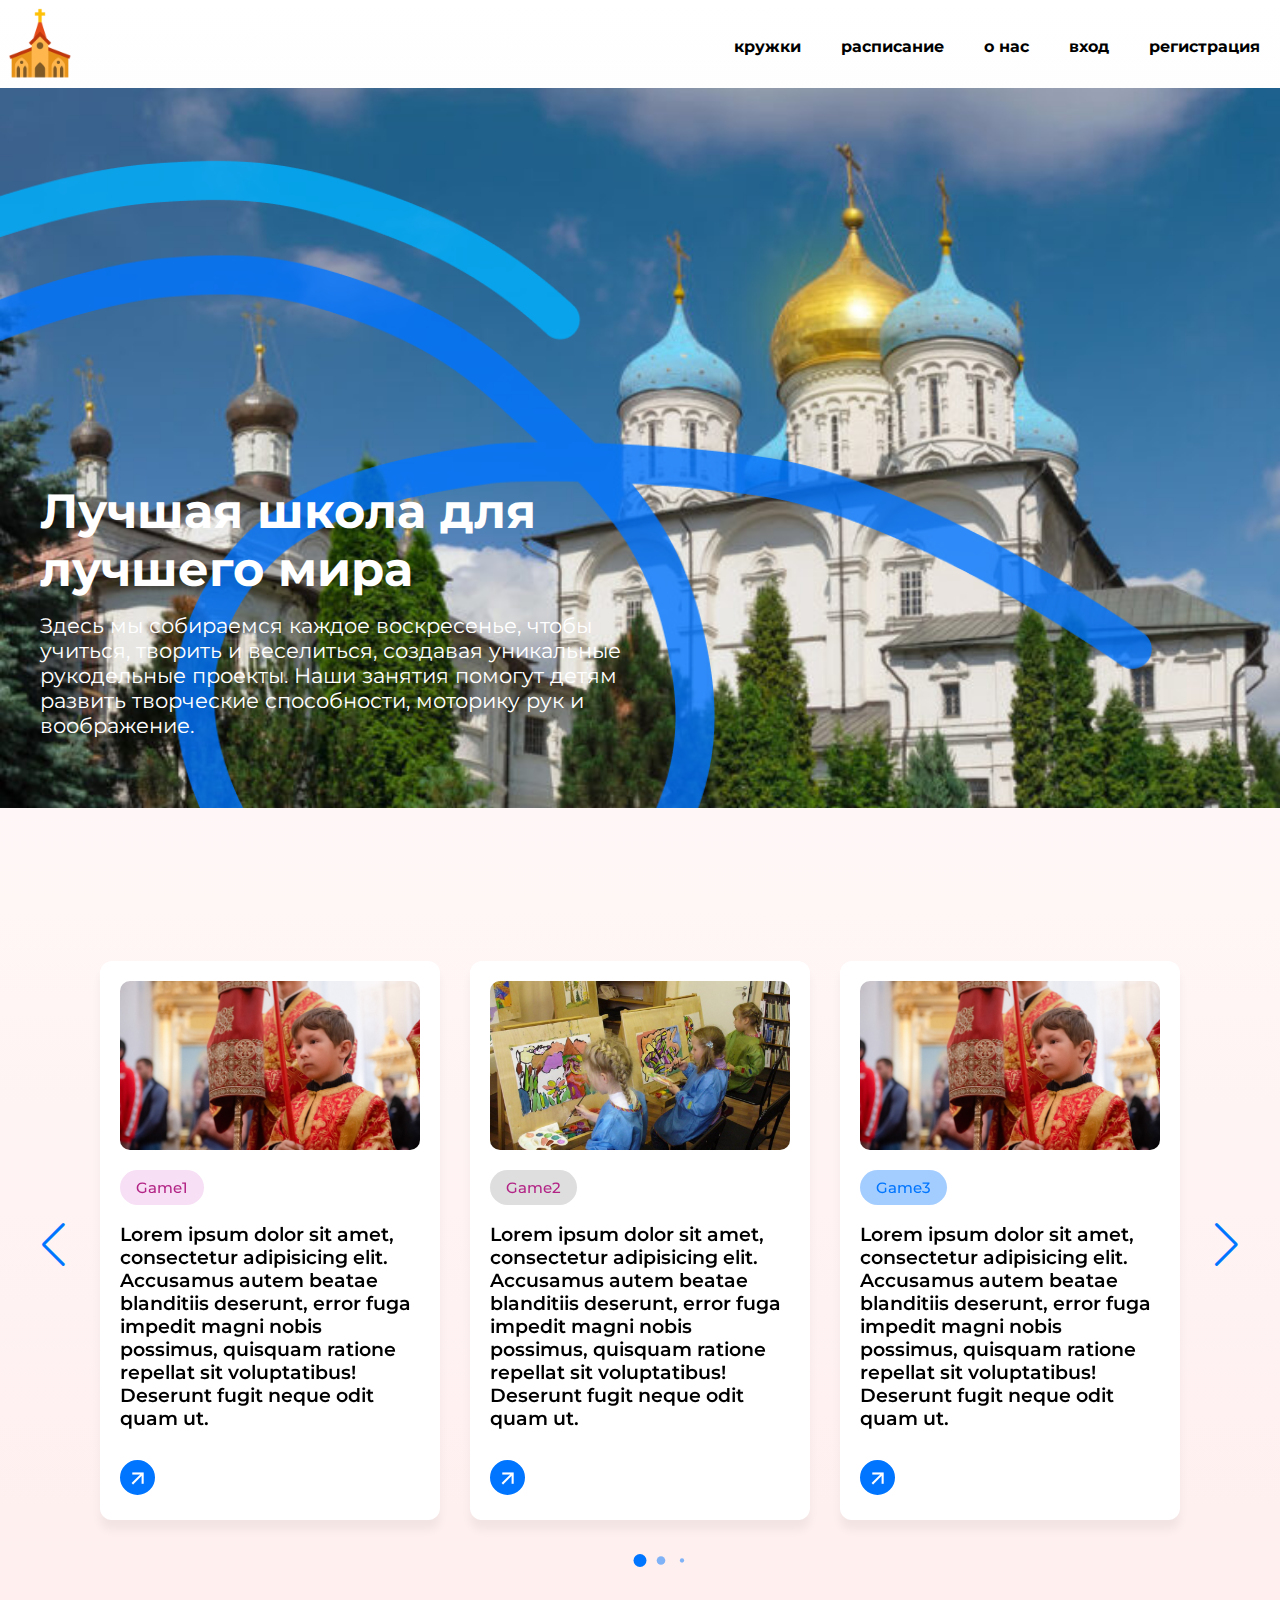
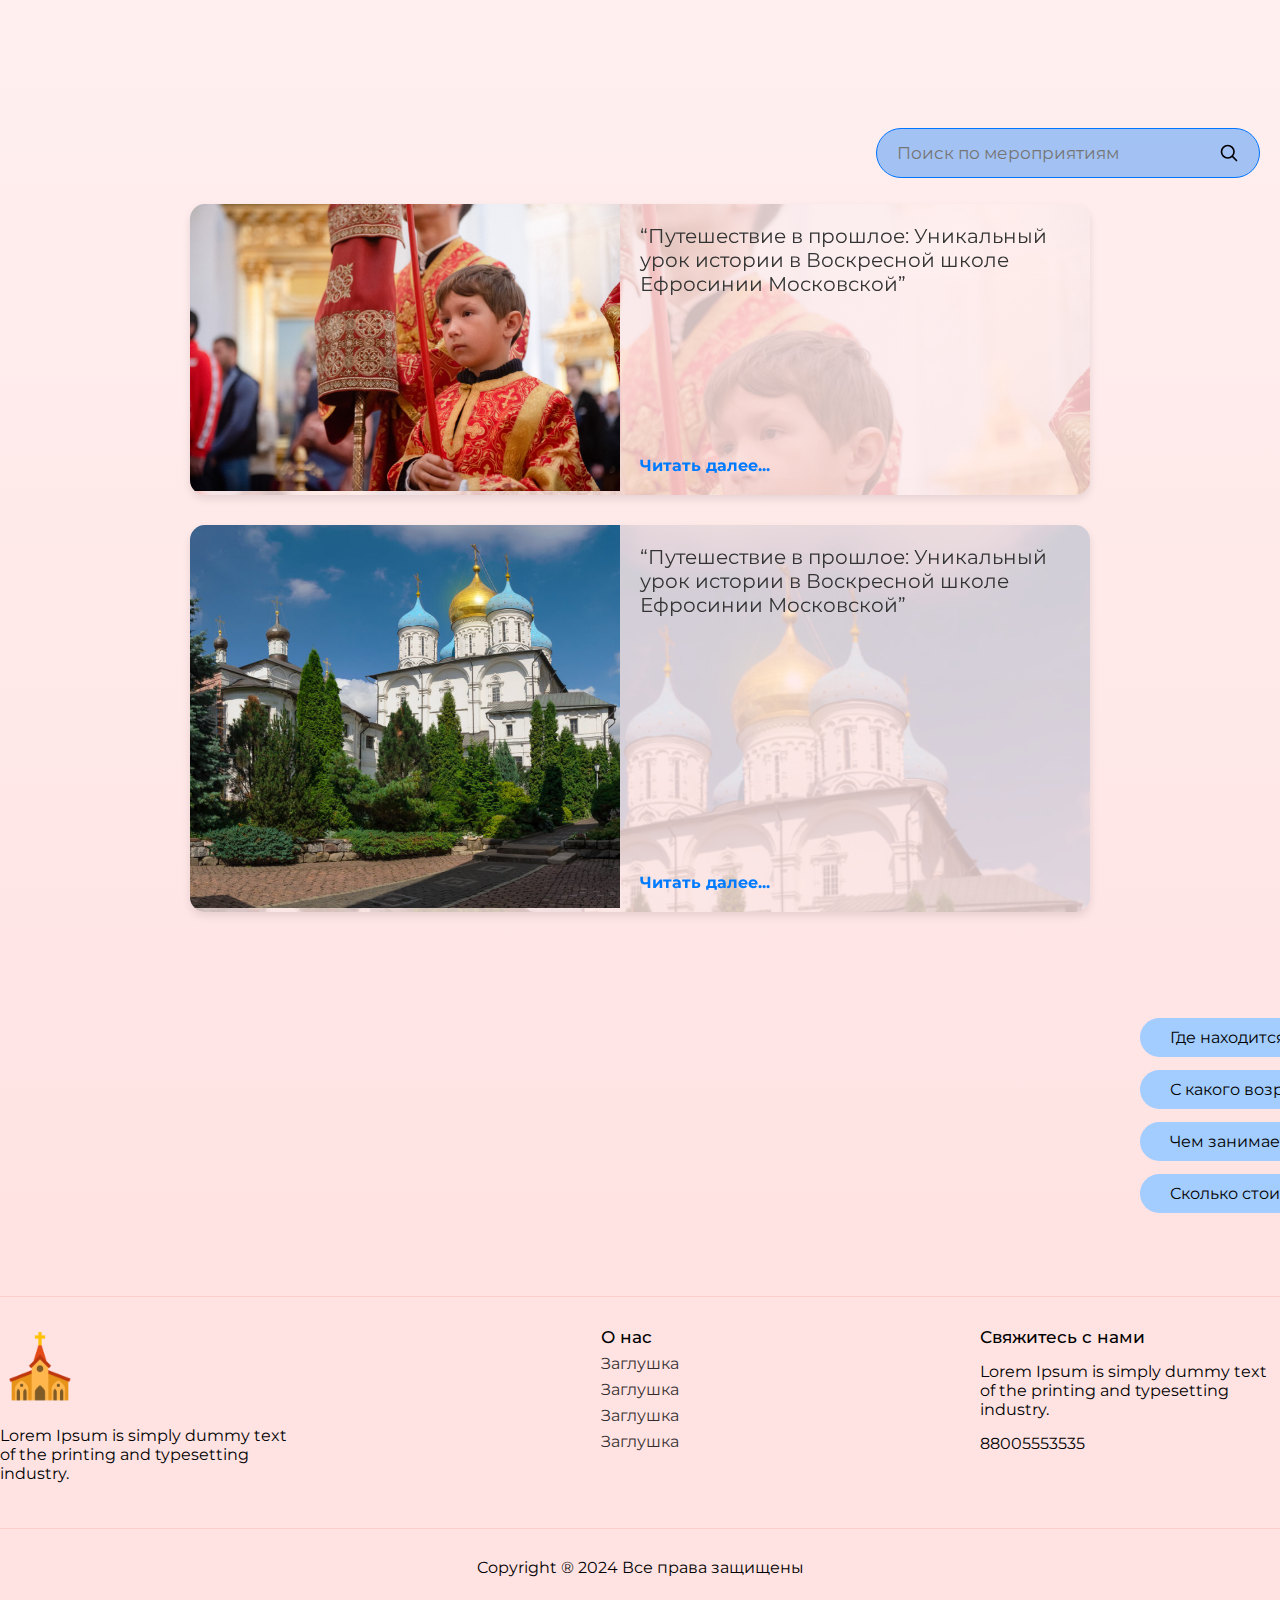
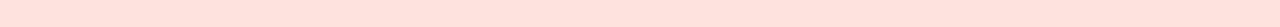
<file: index.html>
<!DOCTYPE html>
<html lang="ru">
<head>
    <meta charset="UTF-8">
    <meta name="viewport" content="width=device-width, initial-scale=1.0">
    <title>School Website</title>
    <link rel="stylesheet" href="https://fonts.googleapis.com/css2?family=Material+Symbols+Outlined:opsz,wght,FILL,GRAD@20..48,100..700,0..1,-50..200" />
    <link rel="stylesheet" href="https://cdn.jsdelivr.net/npm/swiper@11/swiper-bundle.min.css">
    <link rel="stylesheet" href="css/main.css">
</head>
<body>
    <div class="wrapper">
        <header class="container head">
            <div class = "container header_1">
                <a href="" class ="logo"><img src="images/church1.png" alt="" class="logo_img" width="80" height="80"></a>
                <nav>
                    <ul>
                        <li><a href="#">кружки</a></li>
                        <li><a href="#">расписание</a></li>
                        <li><a href="#">о нас</a></li>
                        <li><a href="#">вход</a></li>
                        <li><a href="#">регистрация</a></li>
                    </ul>
                </nav>
            </div>
        </header>

        <main>
            <div class="image-container">
                <img src="/images/church.png" alt="Церковь">
                <div class="text-overlay">
                    <h1>Лучшая школа для лучшего мира</h1>
                    <p>Здесь мы собираемся каждое воскресенье, чтобы учиться, творить и веселиться, создавая уникальные рукодельные проекты. Наши занятия помогут детям развить творческие способности, моторику рук и воображение.</p>
                </div>
                <img src="/images/decoration.png" alt="Синий декоративный элемент" class="decorative-element">
            </div>

            <div class="container swiper-body">
                <div class="container swiper">
                    <div class="card-wrapper">
                        <ul class="card-list swiper-wrapper">
                            <li class="card-item swiper-slide">
                                <a href="#" class="card-link">
                                    <img src="images/display.jpg" alt="testPic" class="card-image">
                                    <p class="badge display">Game1</p>
                                    <h2 class="card-title">
                                        Lorem ipsum dolor sit amet, consectetur adipisicing elit. Accusamus autem beatae blanditiis deserunt, error fuga impedit magni nobis possimus, quisquam ratione repellat sit voluptatibus! Deserunt fugit neque odit quam ut.
                                    </h2>
                                    <button class="card-button material-symbols-outlined">arrow_forward</button>
                                </a>
                            </li>
                            <li class="card-item swiper-slide">
                                <a href="#" class="card-link">
                                    <img src="images/drawing.jpg" alt="testPic" class="card-image">
                                    <p class="badge drawing">Game2</p>
                                    <h2 class="card-title">
                                        Lorem ipsum dolor sit amet, consectetur adipisicing elit. Accusamus autem beatae blanditiis deserunt, error fuga impedit magni nobis possimus, quisquam ratione repellat sit voluptatibus! Deserunt fugit neque odit quam ut.
                                    </h2>
                                    <button class="card-button material-symbols-outlined">arrow_forward</button>
                                </a>
                            </li>
                            <li class="card-item swiper-slide">
                                <a href="#" class="card-link">
                                    <img src="images/display.jpg" alt="testPic" class="card-image">
                                    <p class="badge">Game3</p>
                                    <h2 class="card-title">
                                        Lorem ipsum dolor sit amet, consectetur adipisicing elit. Accusamus autem beatae blanditiis deserunt, error fuga impedit magni nobis possimus, quisquam ratione repellat sit voluptatibus! Deserunt fugit neque odit quam ut.
                                    </h2>
                                    <button class="card-button material-symbols-outlined">arrow_forward</button>
                                </a>
                            </li>
                            <li class="card-item swiper-slide">
                                <a href="#" class="card-link">
                                    <img src="images/display.jpg" alt="testPic" class="card-image">
                                    <p class="badge">Game4</p>
                                    <h2 class="card-title">
                                        Lorem ipsum dolor sit amet, consectetur adipisicing elit. Accusamus autem beatae blanditiis deserunt, error fuga impedit magni nobis possimus, quisquam ratione repellat sit voluptatibus! Deserunt fugit neque odit quam ut.
                                    </h2>
                                    <button class="card-button material-symbols-outlined">arrow_forward</button>
                                </a>
                            </li>
                            <li class="card-item swiper-slide">
                                <a href="#" class="card-link">
                                    <img src="images/display.jpg" alt="testPic" class="card-image">
                                    <p class="badge">Game5</p>
                                    <h2 class="card-title">
                                        Lorem ipsum dolor sit amet, consectetur adipisicing elit. Accusamus autem beatae blanditiis deserunt, error fuga impedit magni nobis possimus, quisquam ratione repellat sit voluptatibus! Deserunt fugit neque odit quam ut.
                                    </h2>
                                    <button class="card-button material-symbols-outlined">arrow_forward</button>
                                </a>
                            </li>
                        </ul>
                        <div class="swiper-pagination"></div>
                        <div class="swiper-slide-buttons swiper-button-prev"></div>
                        <div class="swiper-slide-buttons swiper-button-next"></div>
                    </div>
                </div>
            </div>

            <div class="container">
                <div class="search-form">
                    <input class="search-form-txt" type="text" placeholder="Поиск по мероприятиям">
                    <button class="search-form-but"><img class="search-form-img" src="images/search.svg" alt="image"></button>
                </div>
            </div>

            <div class="blog">
                <div class="blog_2">
                    <!--<div class="post">
                        <div class="image-section">
                            <img src="images/display.jpg" alt="Icon" class="icon-image">
                            <img src="images/display.jpg" alt="Image" class="background">
                        </div>
                        <div class="text-section">
                            <p>“Путешествие в прошлое: Уникальный урок истории в Воскресной школе Ефросинии Московской”</p>
                            <a href="#">Читать далее...</a>
                        </div>
                        <div class="image-section">
                            <img src="images/church.png" alt="Icon" class="icon-image">
                            <img src="images/church.png" alt="Image" class="background">
                        </div>
                        <div class="text-section">
                            <p>“Путешествие в прошлое: Уникальный урок истории в Воскресной школе Ефросинии Московской”</p>
                            <a href="#">Читать далее...</a>
                        </div>
                    </div>-->
                    <div class="post">
                        <div class="image-section">
                            <img src="images/display.jpg" alt="Icon" class="icon-image">
                            <img src="images/display.jpg" alt="Image" class="background">
                        </div>
                        <div class="text-section">
                            <p>“Путешествие в прошлое: Уникальный урок истории в Воскресной школе Ефросинии Московской”</p>
                            <a href="#">Читать далее...</a>
                        </div>
                    </div>

                    <div class="post">
                        <div class="image-section">
                            <img src="images/church.png" alt="Icon" class="icon-image">
                            <img src="images/church.png" alt="Image" class="background">
                        </div>
                        <div class="text-section">
                            <p>“Путешествие в прошлое: Уникальный урок истории в Воскресной школе Ефросинии Московской”</p>
                            <a href="#">Читать далее...</a>
                        </div>
                    </div>
                </div>
            </div>

            <div class="accordion">
                <div class="contentBx">
                    <div class="question">Где находится воскресная школа?</div>
                    <div class="answer">
                        <p>Lorem ipsum dolor sit amet, consectetur adipisicing elit. Ad aliquid, atque, eius excepturi id iure magni maxime molestias nemo nesciunt nisi nostrum provident, repudiandae saepe sit tenetur unde? Labore, sint!</p>
                    </div>
                </div>
                <div class="contentBx">
                    <div class="question">С какого возраста ребёнок может...</div>
                    <div class="answer">
                        <p>Lorem ipsum dolor sit amet, consectetur adipisicing elit. Ad aliquid, atque, eius excepturi id iure magni maxime molestias nemo nesciunt nisi nostrum provident, repudiandae saepe sit tenetur unde? Labore, sint!</p>
                    </div>
                </div>
                <div class="contentBx">
                    <div class="question">Чем занимается воскресная школа?</div>
                    <div class="answer">
                        <p>Lorem ipsum dolor sit amet, consectetur adipisicing elit. Ad aliquid, atque, eius excepturi id iure magni maxime molestias nemo nesciunt nisi nostrum provident, repudiandae saepe sit tenetur unde? Labore, sint!</p>
                    </div>
                </div>
                <div class="contentBx">
                    <div class="question">Сколько стоит обучение в воскреной...</div>
                    <div class="answer">
                        <p>Lorem ipsum dolor sit amet, consectetur adipisicing elit. Ad aliquid, atque, eius excepturi id iure magni maxime molestias nemo nesciunt nisi nostrum provident, repudiandae saepe sit tenetur unde? Labore, sint!</p>
                    </div>
                </div>
            </div>
            <script src="js/app2.js"></script>
            <script src="https://cdn.jsdelivr.net/npm/swiper@11/swiper-bundle.min.js"></script>
            <script src="js/app3.js"></script>
            <script src="js/checkBrowser.js"></script>

        </main>
    </div>

    <footer>
        <hr>
        <div class="blocks container">
            <div>
                <a href="" class ="logo"><img src="images/church1.png" alt="" class="logo_img" width="80" height="80"></a>
                <p>Lorem Ipsum is simply dummy text of the printing and typesetting industry.</p>
            </div>
            <div>
                <h4>О нас</h4>
                <ul>
                    <li>Заглушка</li>
                    <li>Заглушка</li>
                    <li>Заглушка</li>
                    <li>Заглушка</li>
                </ul>
            </div>
            <div>
                <h4>Свяжитесь с нами</h4>
                <p>Lorem Ipsum is simply dummy text of the printing and typesetting industry. </p>
                <p>88005553535</p>
            </div>
        </div>
        <hr>
        <p>Copyright ® 2024 Все права защищены</p>
    </footer>

</body>
</html>
</file>
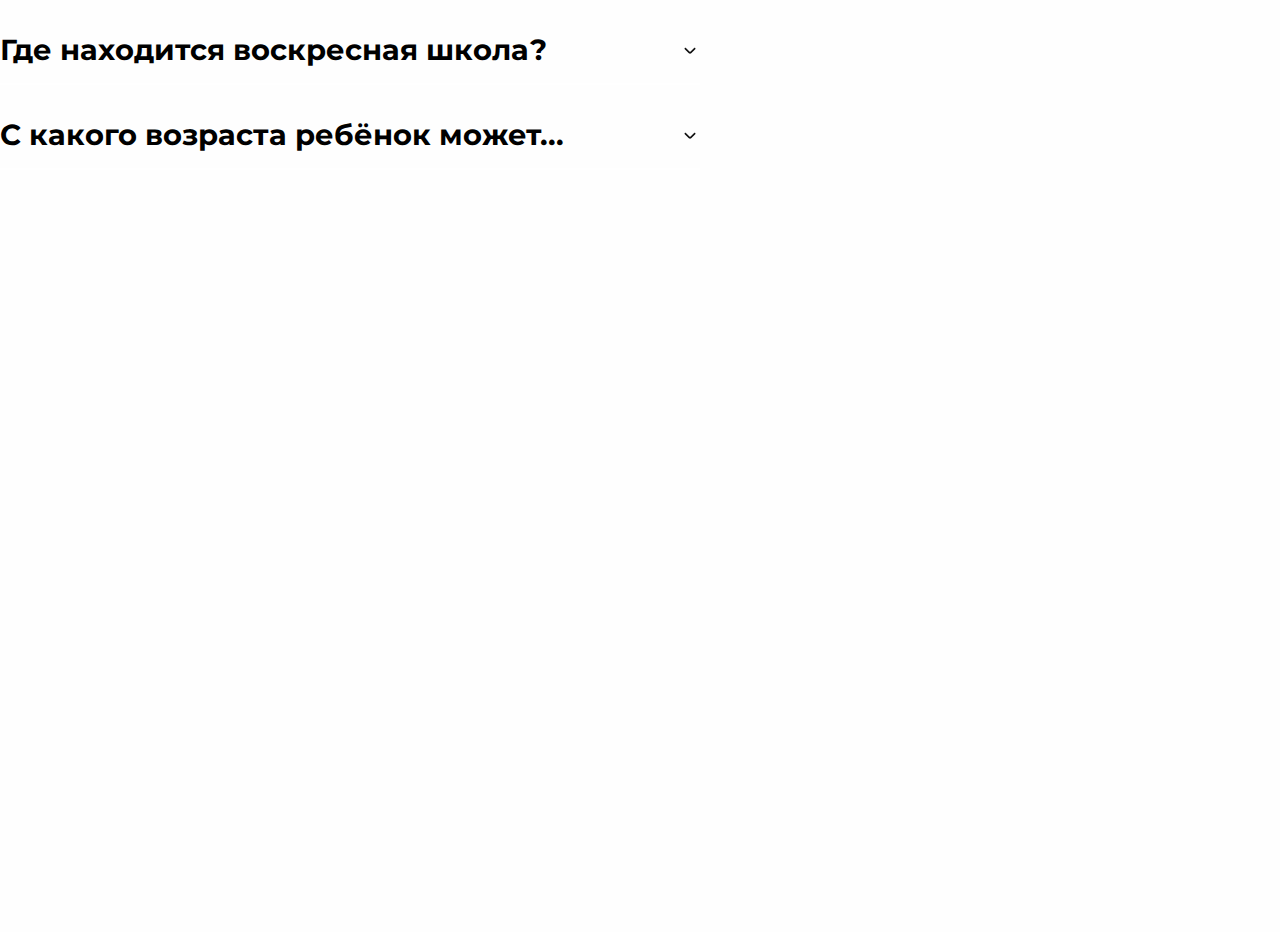
<file: testFAQ.html>
<!DOCTYPE html>
<html lang="en">
<head>
    <meta charset="UTF-8">
    <title>Test</title>
    <link rel="stylesheet" href="/css/test.css">
</head>
<body>
    <section>
        <div class="faq">
            <div class="question">
                <h3>Где находится воскресная школа?</h3>

                <svg width="20px" height="20px" viewBox="0 0 24 24" fill="none" xmlns="http://www.w3.org/2000/svg">
                    <path d="M5.70711 9.71069C5.31658 10.1012 5.31658 10.7344 5.70711 11.1249L10.5993 16.0123C11.3805 16.7927 12.6463 16.7924 13.4271 16.0117L18.3174 11.1213C18.708 10.7308 18.708 10.0976 18.3174 9.70708C17.9269 9.31655 17.2937 9.31655 16.9032 9.70708L12.7176 13.8927C12.3271 14.2833 11.6939 14.2832 11.3034 13.8927L7.12132 9.71069C6.7308 9.32016 6.09763 9.32016 5.70711 9.71069Z" fill="#0F0F0F"/>
                </svg>
            </div>
            <div class="answer">
                <p>
                  Lorem ipsum dolor sit amet, consectetur adipisicing elit. A aliquam at cum cumque, enim est, excepturi hic nulla, officia omnis quam quasi qui quis quisquam reiciendis reprehenderit repudiandae sit suscipit!
                </p>
                <hr>
            </div>
        </div>

        <div class="faq">
            <div class="question">
                <h3>С какого возраста ребёнок может...</h3>

                <svg width="20px" height="20px" viewBox="0 0 24 24" fill="none" xmlns="http://www.w3.org/2000/svg">
                    <path d="M5.70711 9.71069C5.31658 10.1012 5.31658 10.7344 5.70711 11.1249L10.5993 16.0123C11.3805 16.7927 12.6463 16.7924 13.4271 16.0117L18.3174 11.1213C18.708 10.7308 18.708 10.0976 18.3174 9.70708C17.9269 9.31655 17.2937 9.31655 16.9032 9.70708L12.7176 13.8927C12.3271 14.2833 11.6939 14.2832 11.3034 13.8927L7.12132 9.71069C6.7308 9.32016 6.09763 9.32016 5.70711 9.71069Z" fill="#0F0F0F"/>
                </svg>
            </div>
            <div class="answer">
                <p>
                    Lorem ipsum dolor sit amet, consectetur adipisicing elit. A aliquam at cum cumque, enim est, excepturi hic nulla, officia omnis quam quasi qui quis quisquam reiciendis reprehenderit repudiandae sit suscipit!
                </p>
                <hr>
            </div>
        </div>
    </section>
    <script src="js/app.js"></script>
</body>
</html>
</file>
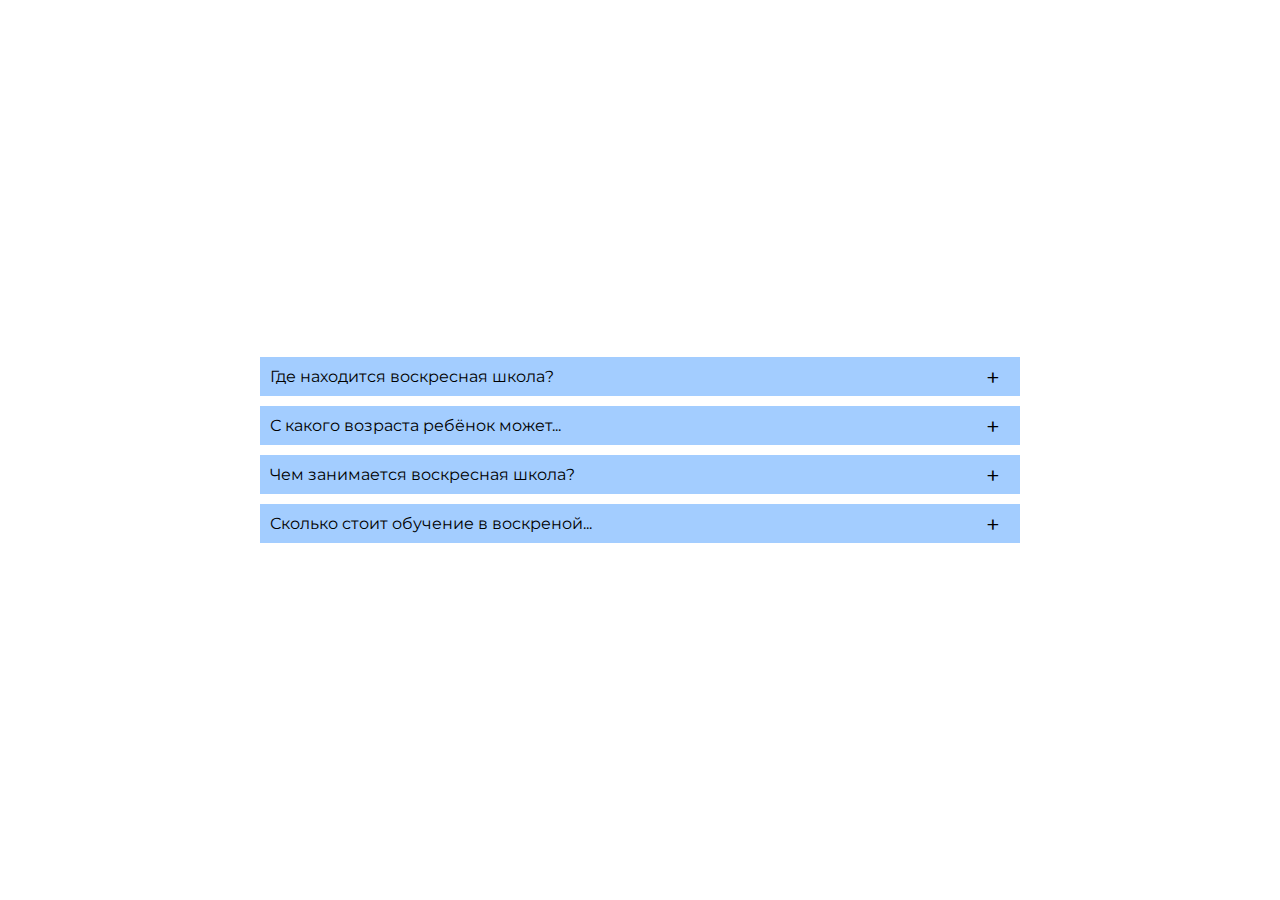
<file: testFAQ2.html>
<!DOCTYPE html>
<html lang="en">
<head>
    <meta charset="UTF-8">
    <title>FAQ</title>
  <link rel="stylesheet" href="/css/test2.css">
</head>
<body>
  <div class="accordion">
    <div class="contentBx">
      <div class="question">Где находится воскресная школа?</div>
      <div class="answer">
        <p>Lorem ipsum dolor sit amet, consectetur adipisicing elit. Ad aliquid, atque, eius excepturi id iure magni maxime molestias nemo nesciunt nisi nostrum provident, repudiandae saepe sit tenetur unde? Labore, sint!</p>
      </div>
    </div>
    <div class="contentBx">
      <div class="question">С какого возраста ребёнок может...</div>
      <div class="answer">
        <p>Lorem ipsum dolor sit amet, consectetur adipisicing elit. Ad aliquid, atque, eius excepturi id iure magni maxime molestias nemo nesciunt nisi nostrum provident, repudiandae saepe sit tenetur unde? Labore, sint!</p>
      </div>
    </div>
    <div class="contentBx">
      <div class="question">Чем занимается воскресная школа?</div>
      <div class="answer">
        <p>Lorem ipsum dolor sit amet, consectetur adipisicing elit. Ad aliquid, atque, eius excepturi id iure magni maxime molestias nemo nesciunt nisi nostrum provident, repudiandae saepe sit tenetur unde? Labore, sint!</p>
      </div>
    </div>
    <div class="contentBx">
      <div class="question">Сколько стоит обучение в воскреной...</div>
      <div class="answer">
        <p>Lorem ipsum dolor sit amet, consectetur adipisicing elit. Ad aliquid, atque, eius excepturi id iure magni maxime molestias nemo nesciunt nisi nostrum provident, repudiandae saepe sit tenetur unde? Labore, sint!</p>
      </div>
    </div>
  </div>
  <script src="js/app2.js"></script>
</body>
</html>
</file>
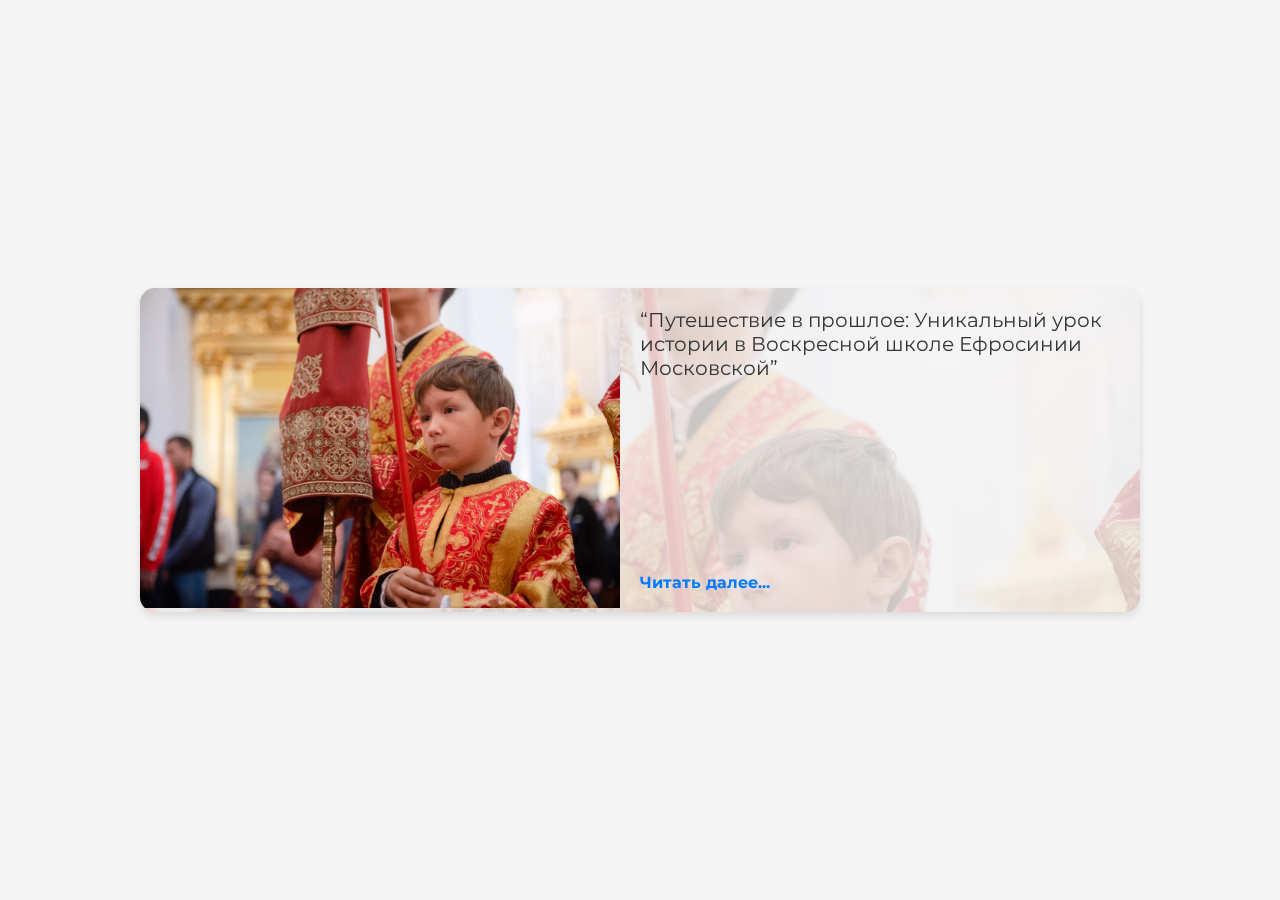
<file: testPosts.html>
<!DOCTYPE html>
<html lang="ru">
<head>
    <meta charset="UTF-8">
    <meta name="viewport">
    <title>TestPosts</title>
    <link rel="stylesheet" href="css/posts.css">
</head>
<body>
<div class="container post">
    <div class="image-section">
        <img src="images/display.jpg" alt="Icon" class="icon-image">
        <img src="images/display.jpg" alt="Image" class="background">
    </div>
    <div class="text-section">
        <p>“Путешествие в прошлое: Уникальный урок истории в Воскресной школе Ефросинии Московской”</p>
        <a href="#">Читать далее...</a>
    </div>
</div>
</body>
</html>
</file>
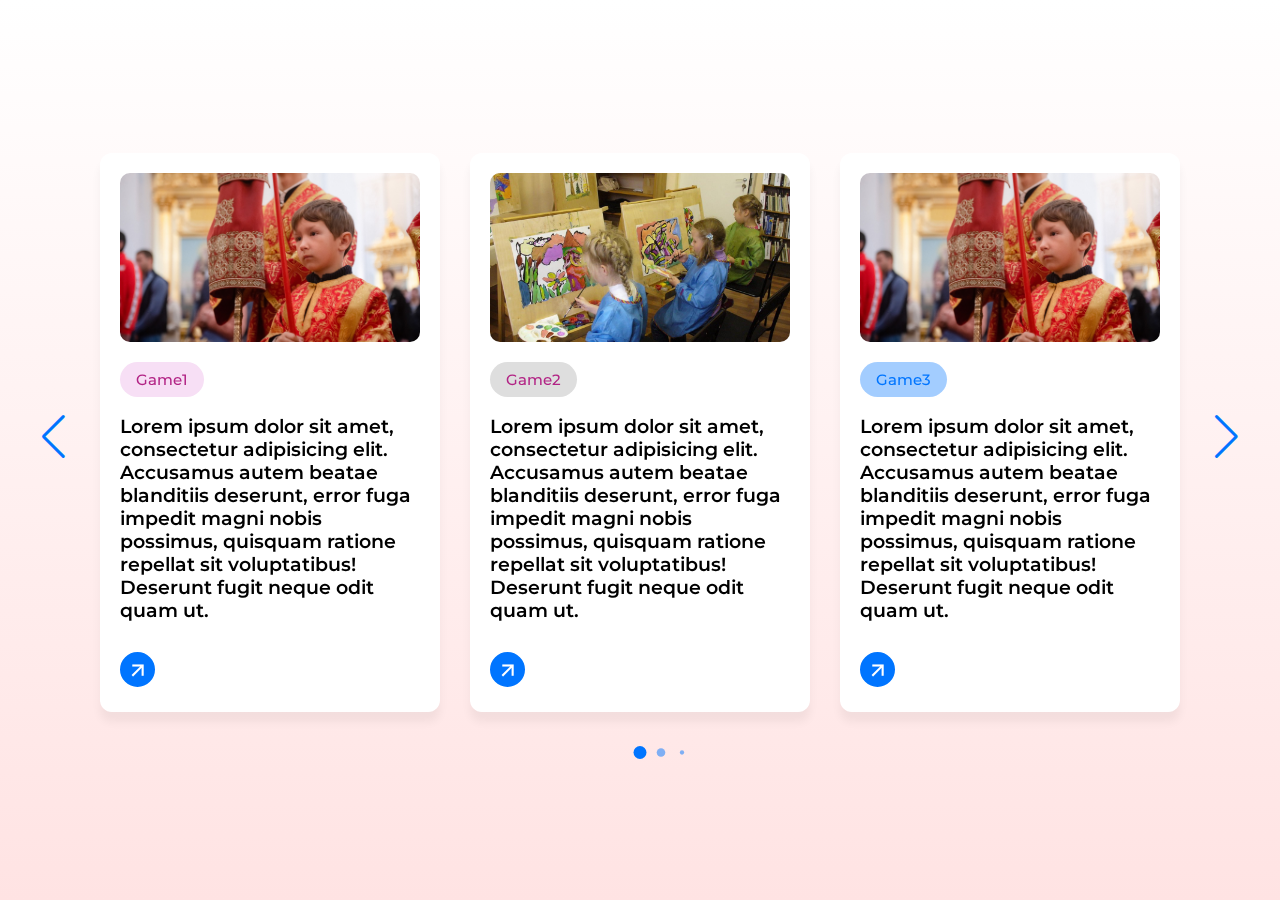
<file: testSlider.html>
<!DOCTYPE html>
<html lang="en">
<head>
    <meta charset="UTF-8">
    <title>Slider</title>
    <link rel="stylesheet" href="https://fonts.googleapis.com/css2?family=Material+Symbols+Outlined:opsz,wght,FILL,GRAD@20..48,100..700,0..1,-50..200" />
    <link rel="stylesheet" href="https://cdn.jsdelivr.net/npm/swiper@11/swiper-bundle.min.css">
    <link rel="stylesheet" href="css/slider.css">
</head>
<body>
    <div class="container swiper-body">
        <div class="container swiper">
            <div class="card-wrapper">
                <ul class="card-list swiper-wrapper">
                    <li class="card-item swiper-slide">
                        <a href="#" class="card-link">
                            <img src="images/display.jpg" alt="testPic" class="card-image">
                            <p class="badge display">Game1</p>
                            <h2 class="card-title">
                                Lorem ipsum dolor sit amet, consectetur adipisicing elit. Accusamus autem beatae blanditiis deserunt, error fuga impedit magni nobis possimus, quisquam ratione repellat sit voluptatibus! Deserunt fugit neque odit quam ut.
                            </h2>
                            <button class="card-button material-symbols-outlined">arrow_forward</button>
                        </a>
                    </li>
                    <li class="card-item swiper-slide">
                        <a href="#" class="card-link">
                            <img src="images/drawing.jpg" alt="testPic" class="card-image">
                            <p class="badge drawing">Game2</p>
                            <h2 class="card-title">
                                Lorem ipsum dolor sit amet, consectetur adipisicing elit. Accusamus autem beatae blanditiis deserunt, error fuga impedit magni nobis possimus, quisquam ratione repellat sit voluptatibus! Deserunt fugit neque odit quam ut.
                            </h2>
                            <button class="card-button material-symbols-outlined">arrow_forward</button>
                        </a>
                    </li>
                    <li class="card-item swiper-slide">
                        <a href="#" class="card-link">
                            <img src="images/display.jpg" alt="testPic" class="card-image">
                            <p class="badge">Game3</p>
                            <h2 class="card-title">
                                Lorem ipsum dolor sit amet, consectetur adipisicing elit. Accusamus autem beatae blanditiis deserunt, error fuga impedit magni nobis possimus, quisquam ratione repellat sit voluptatibus! Deserunt fugit neque odit quam ut.
                            </h2>
                            <button class="card-button material-symbols-outlined">arrow_forward</button>
                        </a>
                    </li>
                    <li class="card-item swiper-slide">
                        <a href="#" class="card-link">
                            <img src="images/display.jpg" alt="testPic" class="card-image">
                            <p class="badge">Game4</p>
                            <h2 class="card-title">
                                Lorem ipsum dolor sit amet, consectetur adipisicing elit. Accusamus autem beatae blanditiis deserunt, error fuga impedit magni nobis possimus, quisquam ratione repellat sit voluptatibus! Deserunt fugit neque odit quam ut.
                            </h2>
                            <button class="card-button material-symbols-outlined">arrow_forward</button>
                        </a>
                    </li>
                    <li class="card-item swiper-slide">
                        <a href="#" class="card-link">
                            <img src="images/display.jpg" alt="testPic" class="card-image">
                            <p class="badge">Game5</p>
                            <h2 class="card-title">
                                Lorem ipsum dolor sit amet, consectetur adipisicing elit. Accusamus autem beatae blanditiis deserunt, error fuga impedit magni nobis possimus, quisquam ratione repellat sit voluptatibus! Deserunt fugit neque odit quam ut.
                            </h2>
                            <button class="card-button material-symbols-outlined">arrow_forward</button>
                        </a>
                    </li>
                </ul>
                <div class="swiper-pagination"></div>
                <div class="swiper-slide-buttons swiper-button-prev"></div>
                <div class="swiper-slide-buttons swiper-button-next"></div>
            </div>
        </div>
    </div>
    <script src="https://cdn.jsdelivr.net/npm/swiper@11/swiper-bundle.min.js"></script>
    <script src="js/app3.js"></script>
</body>
</html>
</file>
<file: css/main.css>
@import url('https://fonts.googleapis.com/css2?family=Montserrat:ital,wght@0,100..900;1,100..900&display=swap');

* {
    margin: 0;
    padding: 0;
    font-family: 'Montserrat', 'sans-serif';
    box-sizing: border-box;
}

body {
    /*font-family: 'Montserrat', 'sans-serif';*/
    font-weight: 400;
    color: #000;
    font-size: 16px;
    max-width: 100vw;
    /*box-sizing: border-box;*/
}

/*
.container {
    display: flex;
    flex-direction: column;
    align-items: center;
    justify-content: center;
    gap: 30px; !* Расстояние между блоками *!
}
*/

.wrapper {
    background: linear-gradient(180deg, rgba(255, 255, 255) 0%, rgba(255, 227, 227) 100%);
}

/*header .logo {

}*/
/*
calc(250px + (500 - 250) * ((100vw - 500px) / (1920 - 500)));
*/

.head {
    /*    padding: 10px 0;
        border-bottom: 1px solid #ccc;*/
    /* top: 0;*/
    width: 100%;
    max-width: 1400px;
    margin: 0 auto;
    position: sticky;
    /*top: 0%;
    z-index: 3;
    display: block;*/
    /*    position: fixed;
        padding: 10px 0;*/
}

.header_1 {
    padding-top: 4px;
    display: flex;
    justify-content: space-between;
    align-items: center;
}

nav ul {
    list-style-type: none;
    display: flex;
    justify-content: center;
    margin: 0;
    padding: 0;
}

nav ul li {
    margin: 0 20px;
}

nav ul li a {
    text-decoration: none;
    color: black;
    font-weight: bold;
}

.image-container {
    position: relative;
    width: 100%;
    height: auto;
    max-height: 80vh; /* Можно подкорректировать по желанию */
    overflow: hidden;
}

.image-container img {
    width: 100%;
    height: auto;
}

.text-overlay {
    position: absolute;
    bottom: 50px; /* Отступ сверху декоративного элемента */
    left: 20px;
    color: white;
    padding: 20px;
    max-width: 50%;
    font-size: 1.2em;
    z-index: 2;
}

.text-overlay h1 {
    font-size: 2.5em; /* Заголовок */
    margin-bottom: 15px;
}

.text-overlay p {
    font-size: 1.1em; /* Обычный текст */
}

.decorative-element {
    position: absolute;
    bottom: 0; /* Позиционируем прямо на нижний край контейнера */
    left: 0; /* Позиционируем прямо на левый край контейнера */
    z-index: 1; /* Слой позади текста */
    width: 300px; /* Измените размер по вашему вкусу */
    height: 1px; /* Пропорциональная высота */
    opacity: 0.8; /* Можно добавить прозрачность для эффекта */
    transform: translate(-10%, 20%); /* Сдвиг для точного позиционирования */
}

.hero {
    position: relative;
    text-align: center;
    color: white;
}

.hero img {
    width: 100%;
    height: auto;
}

.hero-text {
    position: absolute;
    top: 50%;
    left: 50%;
    transform: translate(-50%, -50%);
    background: rgba(0, 0, 0, 0.5);
    padding: 20px;
    border-radius: 10px;
}

.hero h1 {
    margin: 0;
    font-size: 2.5em;
}

.hero p {
    margin-top: 10px;
    font-size: 1.2em;
}

/* Блок с новостном лентой */

.swiper-body {
    display: flex;
    align-items: center;
    justify-content: center;
    min-height: 100vh;
}
.card-wrapper {
    max-width: 1100px;
    margin: 0 60px 35px;
    padding: 20px 10px;
    overflow: hidden;
}

.card-list .card-item {
    list-style: none;
}

.card-list .card-item .card-link {
    user-select: none;
    display: block;
    background: #fff;
    padding: 18px;
    border-radius: 12px;
    text-decoration: none;
    border: 2px solid transparent;
    box-shadow: 0 10px 10px rgba(0,0,0,0.05);
    transition: 0.2s ease;
}

.card-list .card-item .card-link:active {
    cursor: grabbing;
}

.card-list .card-item .card-link:hover {
    border-color: #5372F0;
}

.card-list .card-link .card-image {
    width: 100%;
    aspect-ratio: 16/9;
    object-fit: cover;
    border-radius: 10px;
}

.card-list .card-link .badge {
    color: #0075FF;
    padding: 8px 16px;
    font-size: 0.95rem;
    font-weight: 500;
    margin: 16px 0 18px;
    background: #0075FF5C;
    width: fit-content;
    border-radius: 50px;
}

.card-list .card-link .badge.display {
    color: #B22485;
    background: #F7DFF5;
}

.card-list .card-link .badge.drawing {
    color: #B22485;
    background: #dedede;
}

.card-list .card-link .card-title {
    font-size: 1.19rem;
    color: black;
    font-weight: 600;
}

.card-list .card-link .card-button {
    height: 35px;
    width: 35px;
    color: #0075FF;
    border-radius: 50%;
    margin: 30px 0 5px;
    background: none;
    cursor: pointer;
    border: 2px solid #0075FF;
    transform: rotate(-45deg);
    transition: 0.4s ease;
}

.card-list .card-link .card-button {
    color: #fff;
    background: #0075FF;
}

.card-wrapper .swiper-pagination-bullet {
    height: 13px;
    width: 13px;
    opacity: 0.5;
    background: #0075FF;
}

.card-wrapper .swiper-pagination-bullet-active {
    opacity: 1;
}

.card-wrapper .swiper-slide-buttons {
    color: #0075FF;
    margin-top: -35px;
}

/*.events {
    display: flex;
    justify-content: center;
    padding: 20px;
}

.event-card {
    position: relative;
    !*margin-top: 50px;
    margin-right: 40px;*!
    !*margin: auto;*!
    margin-top: 30px;
    text-align: center;
    width: calc(250px + (500 - 250) * ((100vw - 500px) / (1920 - 500)));;;
}

.event-card img {
    !*width: 417px;
    height: 354px;*!
    width: calc(200px + (417 - 217) * ((100vw - 500px) / (1920 - 500)));
    height: calc(200px + (354 - 254) * ((100vw - 500px) / (1920 - 500)));
    border-radius: 15px;
    display: block;
}

.event-text {
    position: absolute;
    bottom: 0;
    left: 0;
    right: 0;
    color: black;
    width: calc(200px + (417 - 217) * ((100vw - 500px) / (1920 - 500)));
    !*padding: 30px;*!
    background: linear-gradient(to top, rgba(255,228,228) 20%, transparent 100%);
    !*background: white;*!
}

.event-text h3 {
    font-weight: 500;
    font-size: calc(10px + (20 - 5) * ((100vw - 500px) / (1920 - 500)));
    margin: calc(5px + (20 - 5) * ((100vw - 500px) / (1920 - 500)));;
    padding: calc(4px + (16 - 4) * ((100vw - 500px) / (1920 - 500)));
    width: calc(150px + (300 - 150) * ((100vw - 500px) / (1920 - 500)));
    text-align: left;
}*/

/*.events, .history {
    display: flex;
    justify-content: center;
    padding: 20px;
}

.event-card, .history-item {
    margin: 10px;
    text-align: center;
}

.event-card img, .history-item img {
    width: 100%;
    height: auto;
    border-radius: 10px;
}

.event-card h3, .history-item p {
    margin-top: 10px;
    font-size: 1.2em;
}*/

/*.events-all { !* trending *!
    padding-top: 50px;
}

.events { !* games *!
    display: flex;
    justify-content: space-between;
    width: 100%;
    padding: 50px 0;
}

.events-all .events img {
    position: relative;
    top: 5px;
    margin-right: 7px;
}

.event-card { !* block *!

}*/

/*.trending {
    padding-top: 50px;
}

.trending h3 {
    font-weight: 600;
    font-size: 31px;
}

.trending .games {
    display: flex;
    justify-content: space-between;
    width: 100%;
    padding: 50px 0;
}

.trending .games span {
    display: block;
    text-align: center;
    margin-top: 20px;
}

.trending .games span img {
    position: relative;
    top: 5px;
    margin-right: 7px;
}*/

/* Блок с поисковиком */

.search-form {
    border: 1px solid #0075FF;
    border-radius: 30px;
    display: inline-flex;
    margin-top: 20px;
    padding: 0 20px;
    height: 50px;
    width: 30%;
    justify-content: space-between;
    align-items: center;
    overflow: hidden;
    background-color: #0075FF5C;
    /*position: absolute; right: 10%; margin-top: 30px; margin-right: 6%;*/
    position: absolute; right: 0; margin-right: 20px;
}

.search-form-txt {
    /*font-family: 'Montserrat', 'sans-serif';*/
    border: none;
    width: 100%;
    outline: none;
    font-size: 17px;
    padding-right: 10px;
    background-color: transparent;
}

.search-form-but {
    border: none;
    background-color: transparent;
}

.search-form-img {
    display: flex;
    height: 20px;
    align-items: center;
    justify-content: center;
    background-color: transparent;
}

/* Блок с постами */

/*.post {
    margin-top: 10vh;
    max-height: 800px;
    max-width: 1000px;
    border-radius: 15px;
    overflow: hidden;
    !* background-image: url('images/display.jpg');*!
    box-shadow: 0 4px 8px rgba(0, 0, 0, 0.1);
    display: flex;
    flex-direction: row;
    backdrop-filter: blur(5px);
    z-index: 2;
}

img.background {
    position: absolute;
    !* background-image: url('images/display.jpg');*!
    width: 100%;
    height: auto;
    left: 0;
    opacity: 20%;
    z-index: -1;
}

.image-section {
    flex: 1;
}

.icon-image {
    width: 100%;
    height: auto;
    object-fit: cover;
}

.text-section {
    flex: 1;
    !*background-image: url('images/display.jpg');*!
    padding: 20px;
    display: flex;
    flex-direction: column;
    justify-content: center;
}

.text-section p {
    font-size: 20px;
    color: #333;
    margin-bottom: 10px;
}

.text-section a {
    text-decoration: none;
    color: #007BFF;
    font-weight: bold;
    margin-top: auto;
}*/

.blog {
    font-weight: 400;
    color: #000;
    font-size: 16px;
    max-width: 100vw;
    min-height: 100vh;
    display: flex;
    justify-content: center;
    align-items: center;
}

.blog_2 {
    display: flex;
    flex-direction: column;
    align-items: center;
    justify-content: center;
    gap: 30px; /* Расстояние между блоками */
}

.post {
    max-height: 800px;
    max-width: 1000px;
    width: 90%;
    border-radius: 15px;
    overflow: hidden;
    box-shadow: 0 4px 8px rgba(0, 0, 0, 0.1);
    display: flex;
    flex-direction: row;
    backdrop-filter: blur(5px);
    position: relative; /* Для правильной работы фона */
}

img.background {
    position: absolute;
    width: 100%;
    height: auto;
    left: 0;
    opacity: 20%;
    z-index: -1;
}

.image-section {
    flex: 1;
}

.icon-image {
    width: 100%;
    height: auto;
    object-fit: cover;
}

.text-section {
    flex: 1;
    padding: 20px;
    display: flex;
    flex-direction: column;
    justify-content: center;
}

.text-section p {
    font-size: 20px;
    color: #333;
    margin-bottom: 10px;
}

.text-section a {
    text-decoration: none;
    color: #007BFF;
    font-weight: bold;
    margin-top: auto;
}

/* Блок с FaQ*/

/*.faq-form {
    border: 1px solid #0075FF;
    border-radius: 30px;
    display: inline-flex;
    margin-top: 2%;
    padding: 0 20px;
    height: 50px;
    width: 40%;
}

.faq-form-txt {
    font-family: 'Montserrat', 'sans-serif';
    border: none;
    width: 100%;
    outline: none;
    font-size: 22px;
    padding-right: 10px;
    background-color: transparent;
}

.faq-form-but {
    border: none;
    background-color: transparent;
}

.faq-form-img {
    display: flex;
    height: 20px;
    align-items: center;
    justify-content: center;
    background-color: transparent;
}*/

.accordion {
    max-width: 800px;
}

.accordion .contentBx {
    position: relative;
    left: 140%;
    margin-right: 10px;
    margin-top: 10px; /*Так должно быть, но из-за этого создается белая полоса: margin: 10px 20px;*/
    margin-left: 20px;
}

.accordion .contentBx .question {
    position: relative;
    padding: 10px 30px;
    background: #A3CDFF;
    color: black;
    cursor: pointer;
    border-radius: 30px;
}

.accordion .contentBx .question::before {
    content: "+";
    position: absolute;
    top: 50%;
    right: 20px;
    transform: translateY(-50%);
    font-size: 1.5em;
}

.accordion .contentBx.active .question::before {
    content: "-";
}

.accordion .contentBx .answer {
    position: relative;
    background: #D9EAFF;
    height: 0;
    overflow: hidden;
    transition: 0.5s;
    overflow-y: auto;
    border-radius: 20px;
    margin-top: 3px;
    /*margin-left: 50px;*/
}

.accordion .contentBx.active .answer {
    height: 150px;
    padding: 10px;
}

/* Блок с футером */

/*footer {
    text-align: center;
    padding: 20px;
    background-color: #dedede;
    border-top: 1px solid #ccc;
}*/

footer {
    background: #ffe3e3;
    padding: 50px 0;
}

footer .blocks {
    display:flex;
    justify-content: space-between;
}

footer .blocks p {
    width: 300px;
    margin: 15px 0;
}

footer .blocks h4 {
    font-weight: 500;
    font-size: 17px;
}

footer .blocks ul {
    list-style: none;
}

footer .blocks ul li {
    margin-top: 7px;
    opacity: 0.8;
}

footer hr {
    margin: 30px 0;
    border: 0;
    height: 0.6px;
    background: #fcc;
}

footer>p {
    text-align: center;
}

@media (max-width: 768px) {
    nav ul {
        flex-direction: column;
    }
    .events, .history {
        flex-direction: column;
    }
}

@media screen and (max-width: 768px) {
    .card-wrapper {
        margin: 0 10px 25px;
    }

    .card-wrapper .swiper-slide-buttons {
        display: none;
    }
    img.bg {
        left: 50%;
        margin-left: -320px;
    }
}
</file>
<file: css/test.css>
@import url('https://fonts.googleapis.com/css2?family=Montserrat:ital,wght@0,100..900;1,100..900&display=swap');

* {
    margin: 0;
    padding: 0;
    box-sizing: border-box;
}

body {
    font-family: 'Montserrat', 'sans-serif';
    background: #fefefe;
    color: #000000;
}

section {
    min-height: 100vh;
    width: 800%;
    margin: 0 auto;
    flex-direction: column;
    align-items: baseline;
}

.faq {
    max-width: 700px;
    margin-top: 2rem;
    padding-bottom: 1rem;
    border-bottom: 2px solid #fff;
    cursor: pointer;
}

.question {
    display: flex;
    justify-content: space-between;
    align-items: center;
}

.question h3 {
    font-size: 1.8rem;
}

.answer {
    max-height: 0;
    overflow: hidden;

    transition: max-height 1.4s ease;
}

.answer p {
    padding-top: 1rem;
    line-height: 1.6;
    font-size: 1.4rem;
}

.faq.active .answer {
    max-height: 300px;
    animation: fadein 1s ease-in-out;
}

.faq.active svg {
    transform: rotate(180deg); ;
}

svg {
    transition: transform 0.5s ease-in;
}

@keyframes fade {
    from {
        opacity: 0;
        transform: translateY(-10px);
    }
    to {
        opacity: 1;
        transform: translateY(0);
    }
}
</file>
<file: css/test2.css>
@import url('https://fonts.googleapis.com/css2?family=Montserrat:ital,wght@0,100..900;1,100..900&display=swap');

* {
    font-family: 'Montserrat', sans-serif;
    margin: 0;
    padding: 0;
    box-sizing: border-box;
}

body {
    display: flex;
    justify-content: center;
    align-items: center;
    min-height: 100vh;
    background: white;
}

.accordion {
    max-width: 800px;
}

.accordion .contentBx {
    position: relative;
    margin: 10px 20px;
}

.accordion .contentBx .question {
    position: relative;
    padding: 10px;
    background: #A3CDFF;
    color: black;
    cursor: pointer;
}

.accordion .contentBx .question::before {
    content: "+";
    position: absolute;
    top: 50%;
    right: 20px;
    transform: translateY(-50%);
    font-size: 1.5em;
}

.accordion .contentBx.active .question::before {
    content: "-";
}

.accordion .contentBx .answer {
    position: relative;
    background: #D9EAFF;
    height: 0;
    overflow: hidden;
    transition: 0.5s;
    overflow-y: auto;
}

.accordion .contentBx.active .answer {
    height: 150px;
    padding: 10px;
}
</file>
<file: css/posts.css>
@import url('https://fonts.googleapis.com/css2?family=Montserrat:ital,wght@0,100..900;1,100..900&display=swap');

* {
    margin: 0;
    padding: 0;
    box-sizing: border-box;
}

body {
    font-family: 'Montserrat', 'sans-serif';
    display: flex;
    justify-content: center;
    align-items: center;
    height: 100vh;
    background-color: #f4f4f4;
}

.post {
    max-height: 800px;
    max-width: 1000px;
    border-radius: 15px;
    overflow: hidden;
   /* background-image: url('images/display.jpg');*/
    box-shadow: 0 4px 8px rgba(0, 0, 0, 0.1);
    display: flex;
    flex-direction: row;
    backdrop-filter: blur(5px);
    z-index: 2;
}

img.background {
    position: absolute;
   /* background-image: url('images/display.jpg');*/
    width: 100%;
    height: auto;
    left: 0;
    opacity: 20%;
    z-index: -1;
}

.image-section {
    flex: 1;
}

.icon-image {
    width: 100%;
    height: auto;
    object-fit: cover;
}

.text-section {
    flex: 1;
    /*background-image: url('images/display.jpg');*/
    padding: 20px;
    display: flex;
    flex-direction: column;
    justify-content: center;
}

.text-section p {
    font-size: 20px;
    color: #333;
    margin-bottom: 10px;
}

.text-section a {
    text-decoration: none;
    color: #007BFF;
    font-weight: bold;
    margin-top: auto;
}

@media screen and (max-width: 640px){

    img.bg {

        left: 50%;

        margin-left: -320px;

    }
}
</file>
<file: css/slider.css>
@import url('https://fonts.googleapis.com/css2?family=Montserrat:ital,wght@0,100..900;1,100..900&display=swap');

* {
    margin: 0;
    padding: 0;
    box-sizing: border-box;
    font-family: 'Montserrat', 'sans-serif';
}

body {
    font-weight: 400;
    color: #000;
    font-size: 16px;
    max-width: 100vw;
    background: linear-gradient(180deg, rgba(255, 255, 255) 0%, rgba(255, 227, 227) 100%);
}

.swiper-body {
    display: flex;
    align-items: center;
    justify-content: center;
    min-height: 100vh;
}
.card-wrapper {
    max-width: 1100px;
    margin: 0 60px 35px;
    padding: 20px 10px;
    overflow: hidden;
}

.card-list .card-item {
    list-style: none;
}

.card-list .card-item .card-link {
    user-select: none;
    display: block;
    background: #fff;
    padding: 18px;
    border-radius: 12px;
    text-decoration: none;
    border: 2px solid transparent;
    box-shadow: 0 10px 10px rgba(0,0,0,0.05);
    transition: 0.2s ease;
}

.card-list .card-item .card-link:active {
    cursor: grabbing;
}

.card-list .card-item .card-link:hover {
    border-color: #5372F0;
}

.card-list .card-link .card-image {
    width: 100%;
    aspect-ratio: 16/9;
    object-fit: cover;
    border-radius: 10px;
}

.card-list .card-link .badge {
    color: #0075FF;
    padding: 8px 16px;
    font-size: 0.95rem;
    font-weight: 500;
    margin: 16px 0 18px;
    background: #0075FF5C;
    width: fit-content;
    border-radius: 50px;
}

.card-list .card-link .badge.display {
    color: #B22485;
    background: #F7DFF5;
}

.card-list .card-link .badge.drawing {
    color: #B22485;
    background: #dedede;
}

.card-list .card-link .card-title {
    font-size: 1.19rem;
    color: black;
    font-weight: 600;
}

.card-list .card-link .card-button {
    height: 35px;
    width: 35px;
    color: #0075FF;
    border-radius: 50%;
    margin: 30px 0 5px;
    background: none;
    cursor: pointer;
    border: 2px solid #0075FF;
    transform: rotate(-45deg);
    transition: 0.4s ease;
}

.card-list .card-link .card-button {
    color: #fff;
    background: #0075FF;
}

.card-wrapper .swiper-pagination-bullet {
    height: 13px;
    width: 13px;
    opacity: 0.5;
    background: #0075FF;
}

.card-wrapper .swiper-pagination-bullet-active {
    opacity: 1;
}

.card-wrapper .swiper-slide-buttons {
    color: #0075FF;
    margin-top: -35px;
}

@media screen and (max-width: 768px) {
    .card-wrapper {
        margin: 0 10px 25px;
    }

    .card-wrapper .swiper-slide-buttons {
        display: none;
    }
}
</file>
